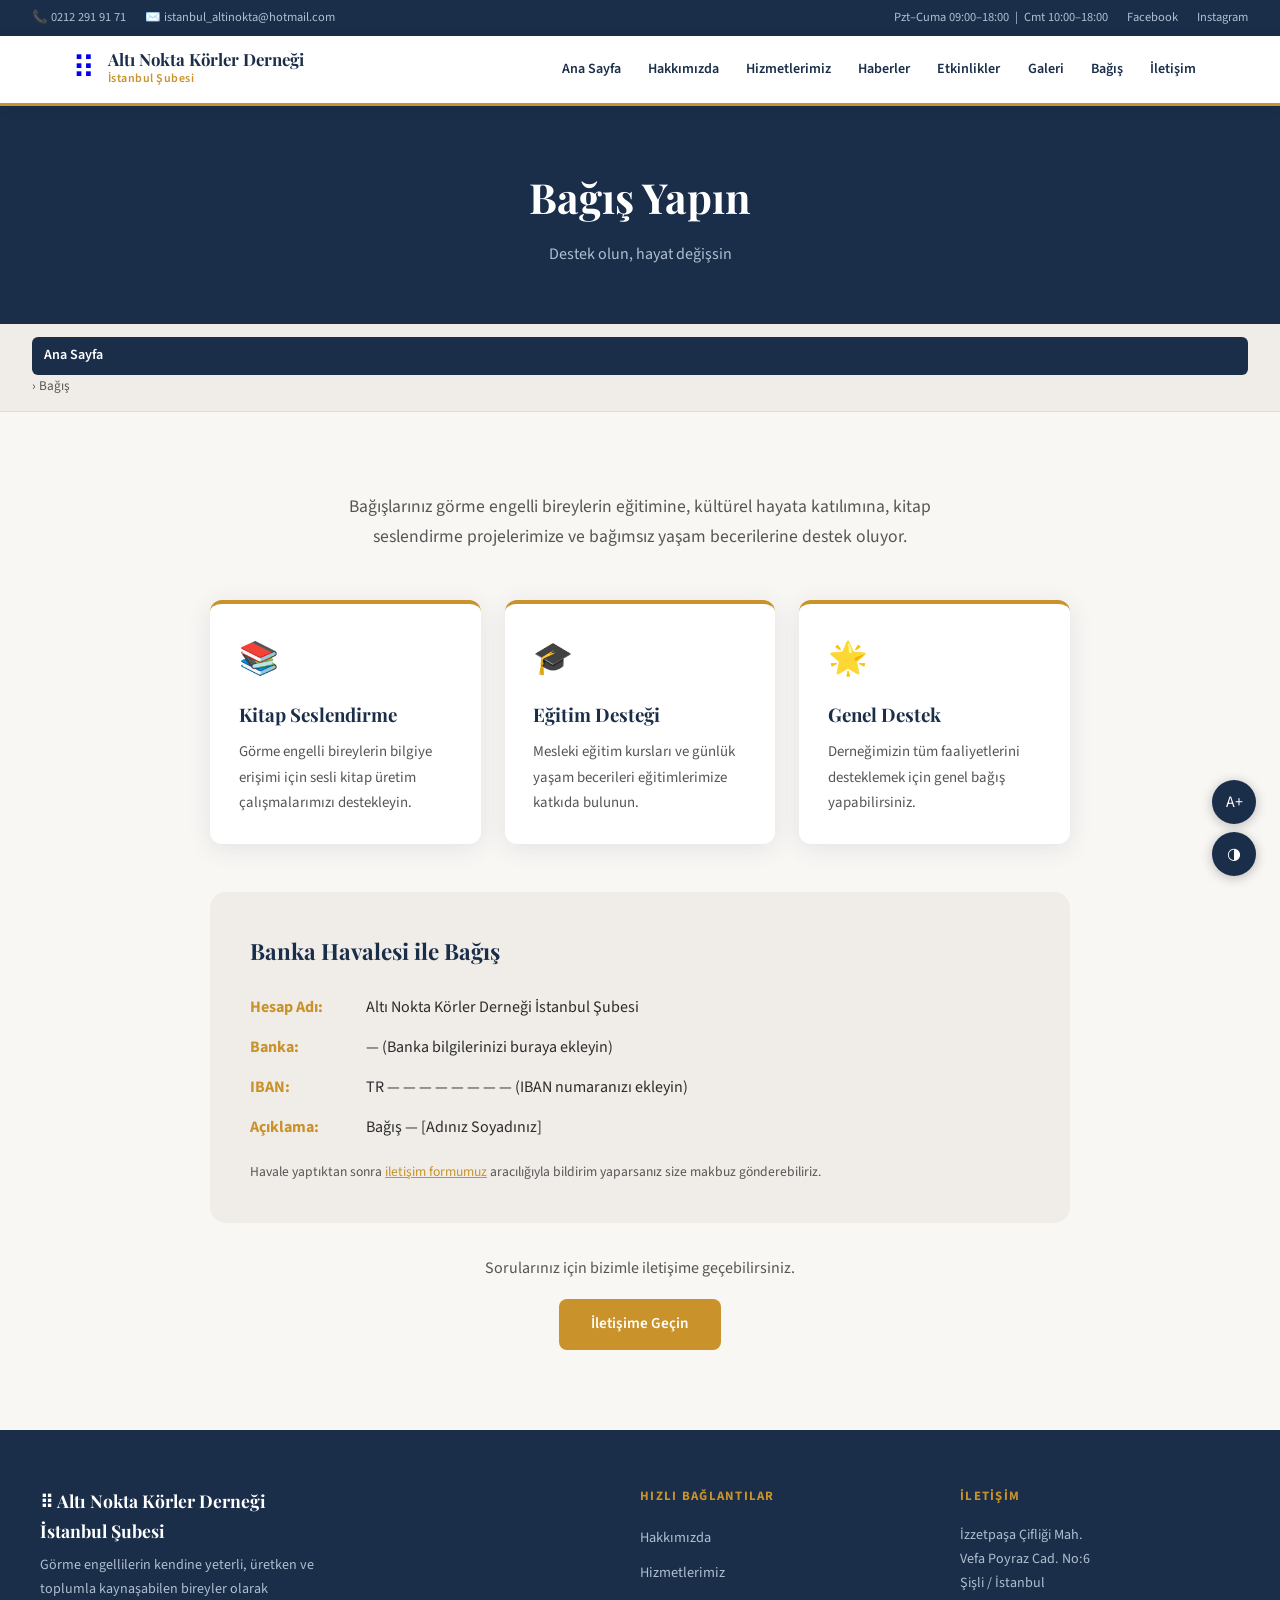
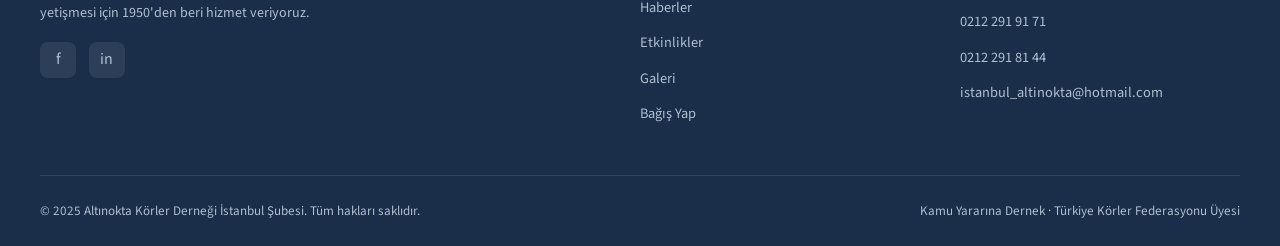
<file: bagis/index.html>
<!DOCTYPE html>
<html lang="tr">
<head>
  <meta charset="UTF-8">
  <meta name="viewport" content="width=device-width, initial-scale=1.0">
  <title>Bağış Yapın — Altı Nokta Körler Derneği İstanbul Şubesi</title>
  <link rel="stylesheet" href="/css/style.css">
</head>
<body>
  <div id="site-header"></div>

  <div class="sayfa-baslik">
    <h1>Bağış Yapın</h1>
    <p>Destek olun, hayat değişsin</p>
  </div>
  <nav class="breadcrumb" aria-label="Konum">
    <a href="/index.html">Ana Sayfa</a> <span> › Bağış</span>
  </nav>

  <section class="bolum">
    <div class="bolum-ic" style="max-width:860px">

      <div style="text-align:center;margin-bottom:3rem">
        <p style="font-size:1.1rem;color:var(--metin-ac);max-width:600px;margin:0 auto">Bağışlarınız görme engelli bireylerin eğitimine, kültürel hayata katılımına, kitap seslendirme projelerimize ve bağımsız yaşam becerilerine destek oluyor.</p>
      </div>

      <div style="display:grid;grid-template-columns:repeat(auto-fit,minmax(260px,1fr));gap:1.5rem;margin-bottom:3rem">
        <div style="background:#fff;border-radius:12px;padding:1.8rem;box-shadow:var(--kart-golge);border-top:4px solid var(--altin)">
          <div style="font-size:2rem;margin-bottom:0.8rem">📚</div>
          <h3 style="font-family:var(--font-baslik);color:var(--lacivert);margin-bottom:0.5rem">Kitap Seslendirme</h3>
          <p style="color:var(--metin-ac);font-size:0.93rem">Görme engelli bireylerin bilgiye erişimi için sesli kitap üretim çalışmalarımızı destekleyin.</p>
        </div>
        <div style="background:#fff;border-radius:12px;padding:1.8rem;box-shadow:var(--kart-golge);border-top:4px solid var(--altin)">
          <div style="font-size:2rem;margin-bottom:0.8rem">🎓</div>
          <h3 style="font-family:var(--font-baslik);color:var(--lacivert);margin-bottom:0.5rem">Eğitim Desteği</h3>
          <p style="color:var(--metin-ac);font-size:0.93rem">Mesleki eğitim kursları ve günlük yaşam becerileri eğitimlerimize katkıda bulunun.</p>
        </div>
        <div style="background:#fff;border-radius:12px;padding:1.8rem;box-shadow:var(--kart-golge);border-top:4px solid var(--altin)">
          <div style="font-size:2rem;margin-bottom:0.8rem">🌟</div>
          <h3 style="font-family:var(--font-baslik);color:var(--lacivert);margin-bottom:0.5rem">Genel Destek</h3>
          <p style="color:var(--metin-ac);font-size:0.93rem">Derneğimizin tüm faaliyetlerini desteklemek için genel bağış yapabilirsiniz.</p>
        </div>
      </div>

      <div style="background:var(--acik-gri);border-radius:16px;padding:2.5rem;margin-bottom:2rem">
        <h2 style="font-family:var(--font-baslik);color:var(--lacivert);font-size:1.4rem;margin-bottom:1.5rem">Banka Havalesi ile Bağış</h2>
        <div style="display:grid;gap:0.8rem">
          <div style="display:flex;gap:1rem;align-items:flex-start">
            <span style="color:var(--altin);font-weight:700;min-width:100px">Hesap Adı:</span>
            <span>Altı Nokta Körler Derneği İstanbul Şubesi</span>
          </div>
          <div style="display:flex;gap:1rem;align-items:flex-start">
            <span style="color:var(--altin);font-weight:700;min-width:100px">Banka:</span>
            <span>— (Banka bilgilerinizi buraya ekleyin)</span>
          </div>
          <div style="display:flex;gap:1rem;align-items:flex-start">
            <span style="color:var(--altin);font-weight:700;min-width:100px">IBAN:</span>
            <span>TR — — — — — — — — (IBAN numaranızı ekleyin)</span>
          </div>
          <div style="display:flex;gap:1rem;align-items:flex-start">
            <span style="color:var(--altin);font-weight:700;min-width:100px">Açıklama:</span>
            <span>Bağış — [Adınız Soyadınız]</span>
          </div>
        </div>
        <p style="margin-top:1.2rem;font-size:0.85rem;color:var(--metin-ac)">Havale yaptıktan sonra <a href="/iletisim/index.html" style="color:var(--altin)">iletişim formumuz</a> aracılığıyla bildirim yaparsanız size makbuz gönderebiliriz.</p>
      </div>

      <div style="text-align:center">
        <p style="color:var(--metin-ac);margin-bottom:1rem">Sorularınız için bizimle iletişime geçebilirsiniz.</p>
        <a class="btn btn-altin" href="/iletisim/index.html">İletişime Geçin</a>
      </div>
    </div>
  </section>

  <div id="site-footer"></div>
  <script src="/js/header.js"></script>
  <script src="/js/main.js"></script>
</body>
</html>
</file>
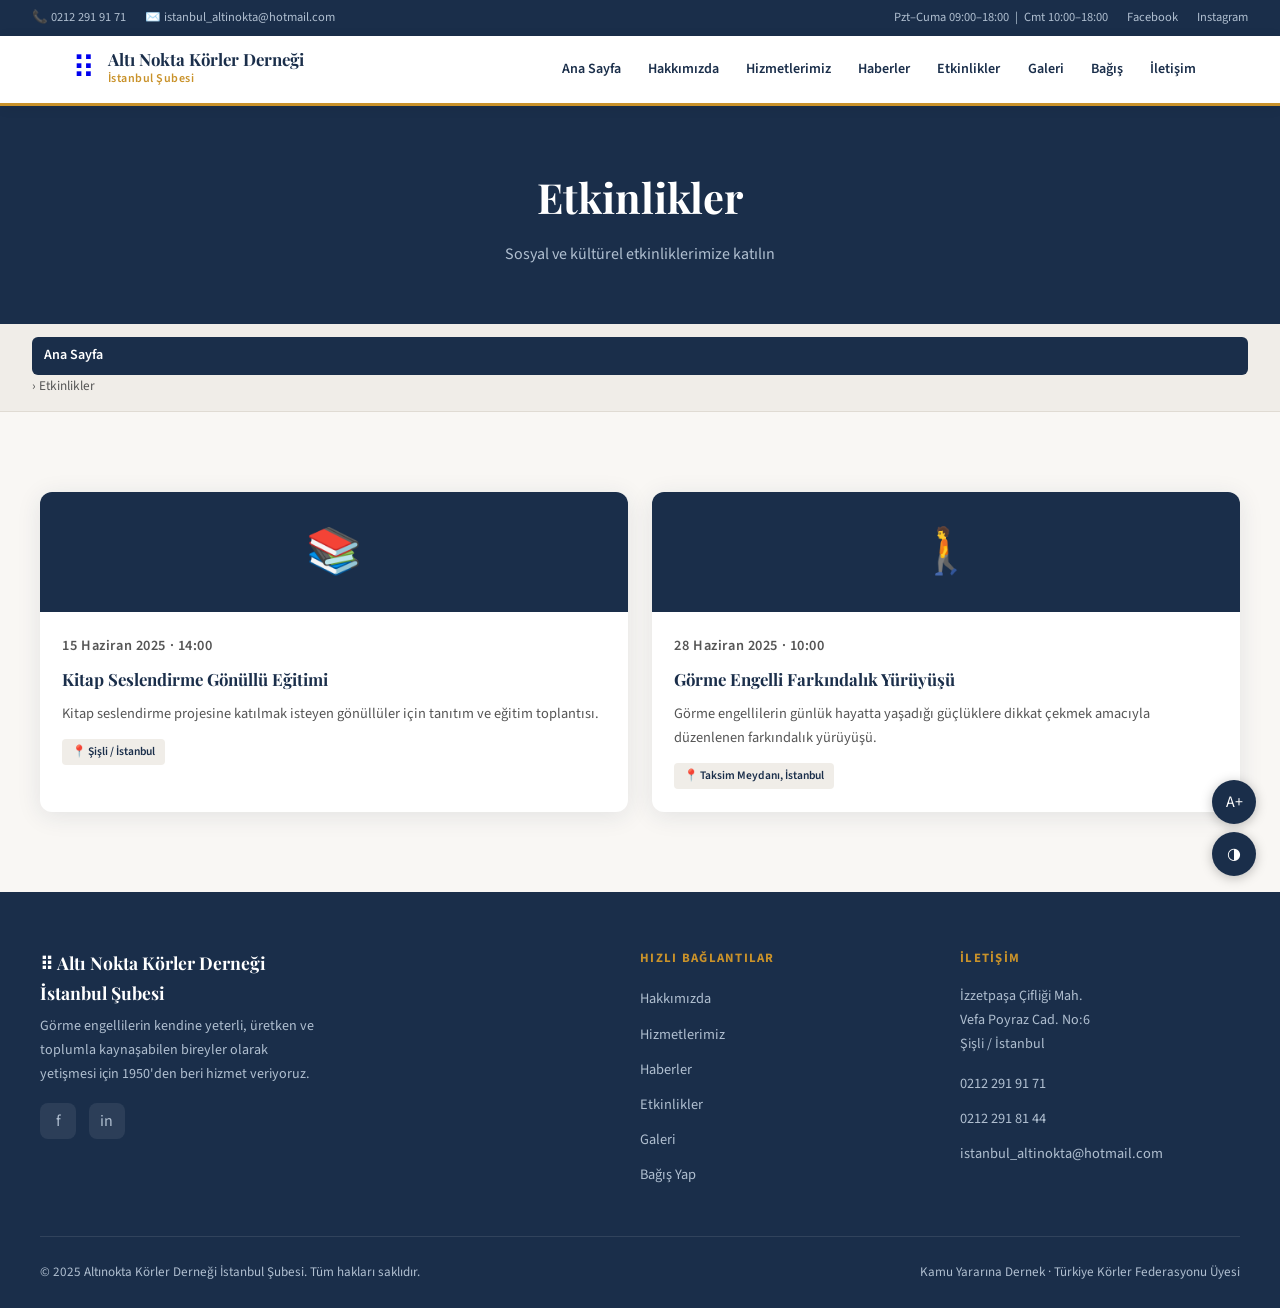
<file: etkinlikler/index.html>
<!DOCTYPE html>
<html lang="tr">
<head>
  <meta charset="UTF-8">
  <meta name="viewport" content="width=device-width, initial-scale=1.0">
  <title>Etkinlikler — Altı Nokta Körler Derneği İstanbul Şubesi</title>
  <link rel="stylesheet" href="/css/style.css">
</head>
<body>
  <div id="site-header"></div>

  <div class="sayfa-baslik">
    <h1>Etkinlikler</h1>
    <p>Sosyal ve kültürel etkinliklerimize katılın</p>
  </div>
  <nav class="breadcrumb" aria-label="Konum">
    <a href="/index.html">Ana Sayfa</a> <span> › Etkinlikler</span>
  </nav>

  <section class="bolum">
    <div class="bolum-ic">
      <div class="kart-grid" id="etkinlikler-liste">
        <div style="text-align:center;grid-column:1/-1;color:var(--metin-ac);padding:2rem">Etkinlikler yükleniyor...</div>
      </div>
    </div>
  </section>

  <div id="site-footer"></div>
  <script src="/js/header.js"></script>
  <script>
    async function etkinliklerYukle() {
      const konteyner = document.getElementById('etkinlikler-liste');
      try {
        const res = await fetch('/etkinlikler/etkinlikler.json');
        const data = await res.json();
        if (!data.items || data.items.length === 0) {
          konteyner.innerHTML = '<p style="text-align:center;color:var(--metin-ac);grid-column:1/-1">Henüz etkinlik eklenmemiş.</p>';
          return;
        }
        konteyner.innerHTML = data.items.map(e => `
          <div class="kart">
            <div class="kart-gorsel" style="background:var(--lacivert);height:120px;font-size:2.8rem;display:flex;align-items:center;justify-content:center">${e.ikon || '📅'}</div>
            <div class="kart-icerik">
              <p class="kart-tarih">${e.tarih} · ${e.saat}</p>
              <h3>${e.baslik}</h3>
              <p>${e.ozet}</p>
              <span class="kart-etiket">📍 ${e.konum}</span>
            </div>
          </div>
        `).join('');
      } catch {
        konteyner.innerHTML = '<p style="text-align:center;color:var(--metin-ac);grid-column:1/-1">İçerik yüklenemedi.</p>';
      }
    }
    etkinliklerYukle();
  </script>
  <script src="/js/main.js"></script>
</body>
</html>
</file>
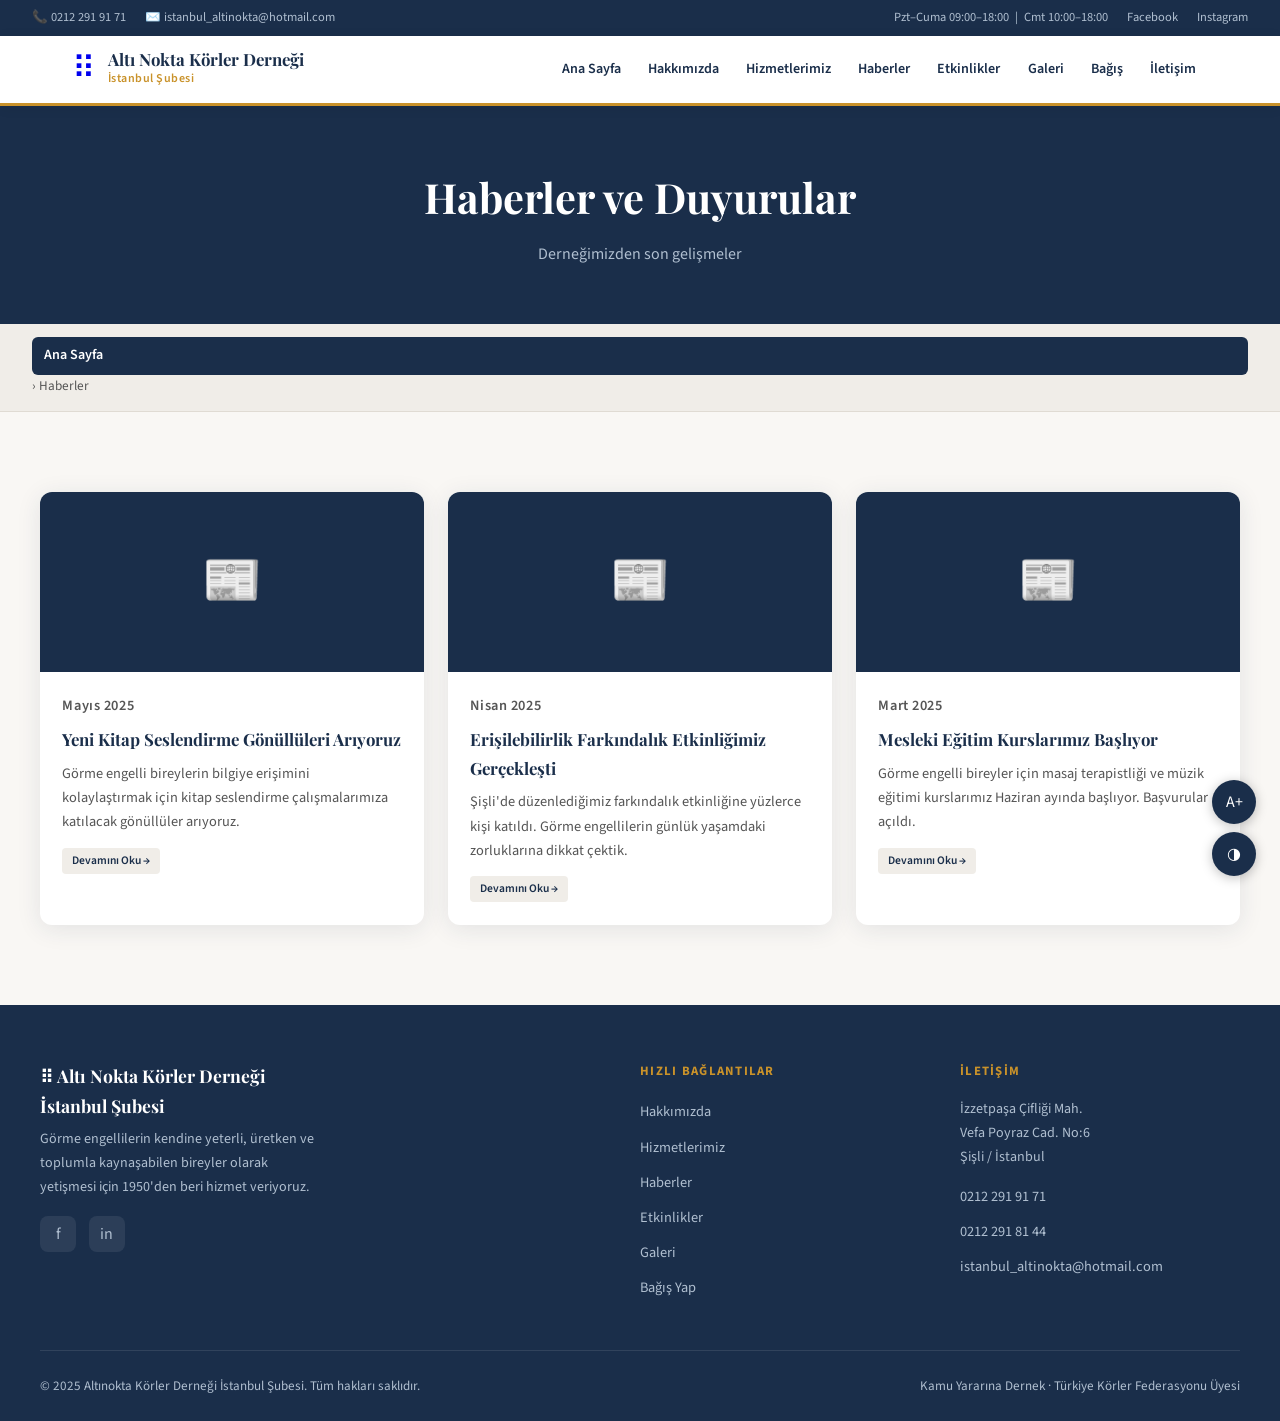
<file: haberler/index.html>
<!DOCTYPE html>
<html lang="tr">
<head>
  <meta charset="UTF-8">
  <meta name="viewport" content="width=device-width, initial-scale=1.0">
  <title>Haberler — Altı Nokta Körler Derneği İstanbul Şubesi</title>
  <link rel="stylesheet" href="/css/style.css">
</head>
<body>
  <div id="site-header"></div>

  <div class="sayfa-baslik">
    <h1>Haberler ve Duyurular</h1>
    <p>Derneğimizden son gelişmeler</p>
  </div>
  <nav class="breadcrumb" aria-label="Konum">
    <a href="/index.html">Ana Sayfa</a> <span> › Haberler</span>
  </nav>

  <section class="bolum">
    <div class="bolum-ic">
      <div class="kart-grid" id="haberler-liste">
        <div style="text-align:center;grid-column:1/-1;color:var(--metin-ac);padding:2rem">Haberler yükleniyor...</div>
      </div>
    </div>
  </section>

  <div id="site-footer"></div>
  <script src="/js/header.js"></script>
  <script>
    async function haberlerYukle() {
      const konteyner = document.getElementById('haberler-liste');
      try {
        const res = await fetch('/haberler/haberler.json');
        const data = await res.json();
        if (!data.items || data.items.length === 0) {
          konteyner.innerHTML = '<p style="text-align:center;color:var(--metin-ac);grid-column:1/-1">Henüz haber eklenmemiş.</p>';
          return;
        }
        konteyner.innerHTML = data.items.map(h => `
          <a class="kart" href="/haberler/${h.slug}.html">
            <div class="kart-gorsel">${h.gorsel ? `<img src="${h.gorsel}" alt="${h.baslik}" loading="lazy">` : '📰'}</div>
            <div class="kart-icerik">
              <p class="kart-tarih">${h.tarih}</p>
              <h3>${h.baslik}</h3>
              <p>${h.ozet}</p>
              <span class="kart-etiket">Devamını Oku →</span>
            </div>
          </a>
        `).join('');
      } catch {
        konteyner.innerHTML = '<p style="text-align:center;color:var(--metin-ac);grid-column:1/-1">İçerik yüklenemedi.</p>';
      }
    }
    haberlerYukle();
  </script>
  <script src="/js/main.js"></script>
</body>
</html>
</file>
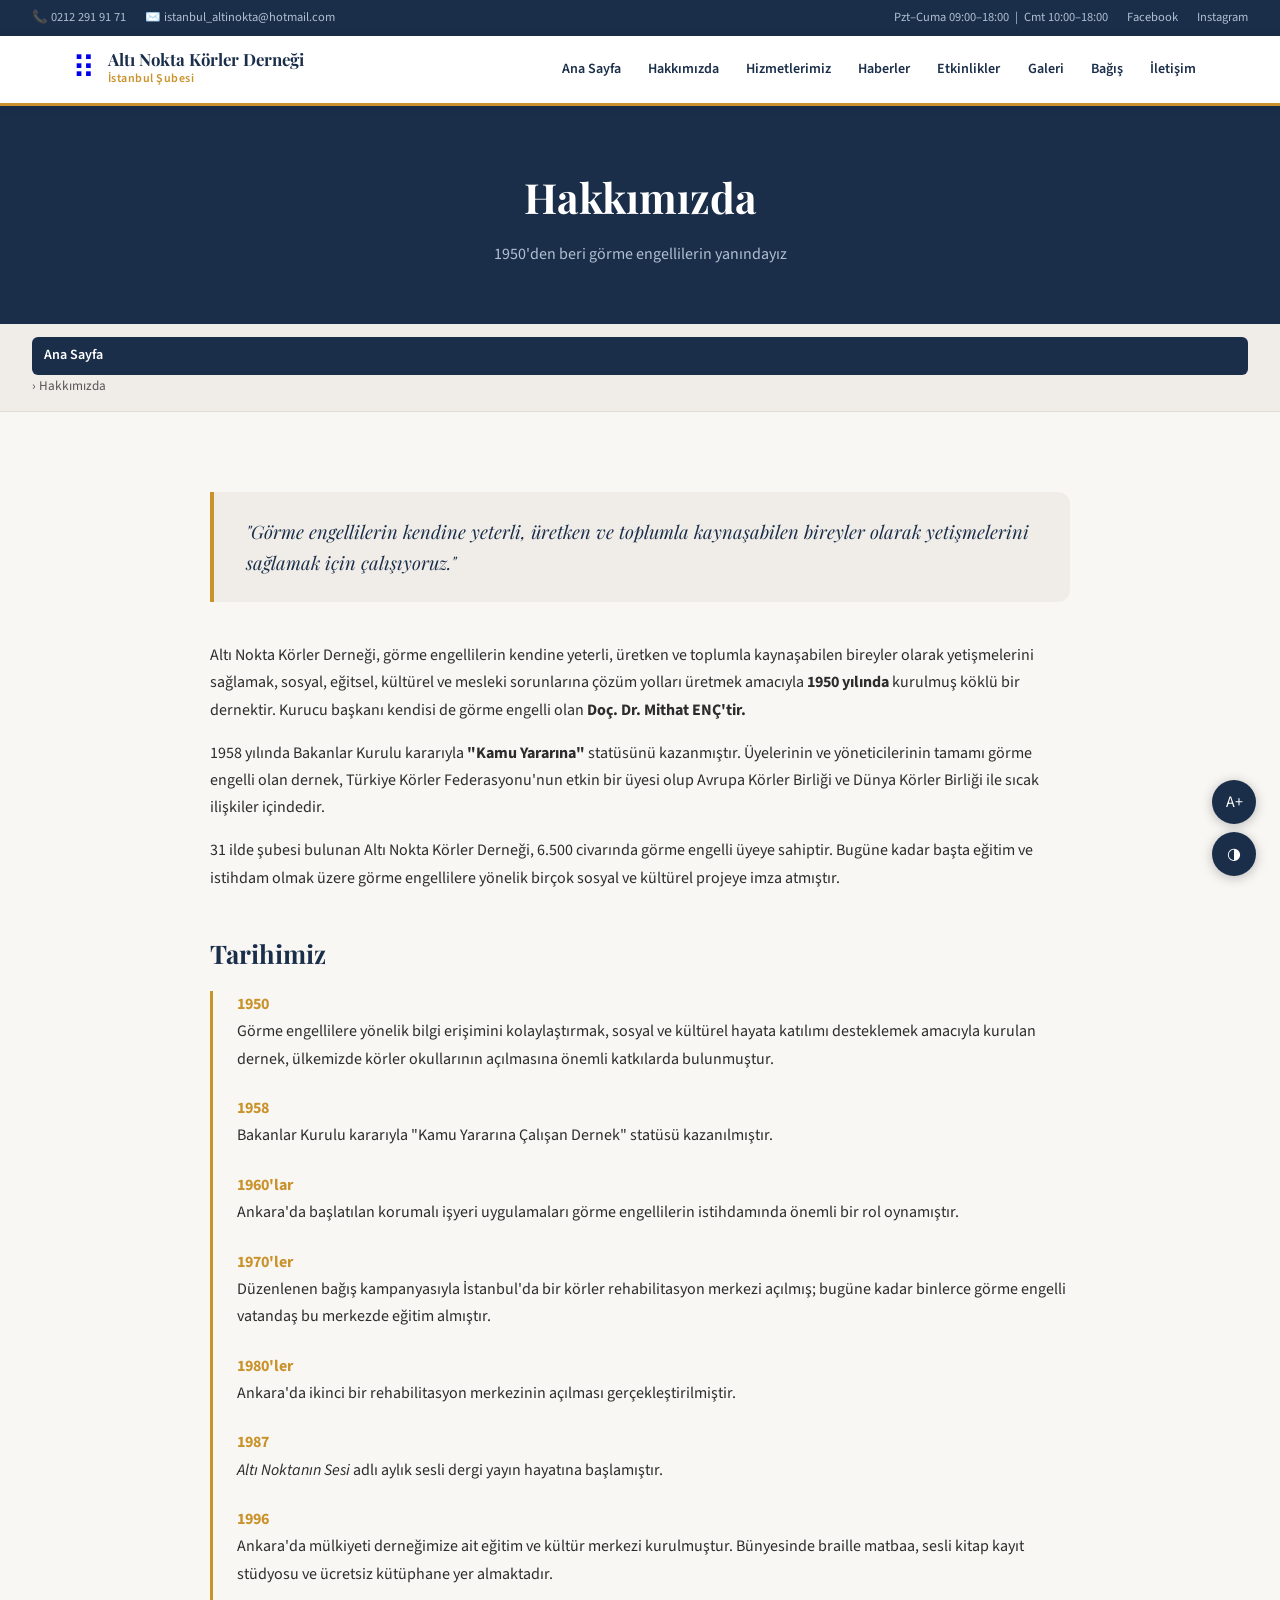
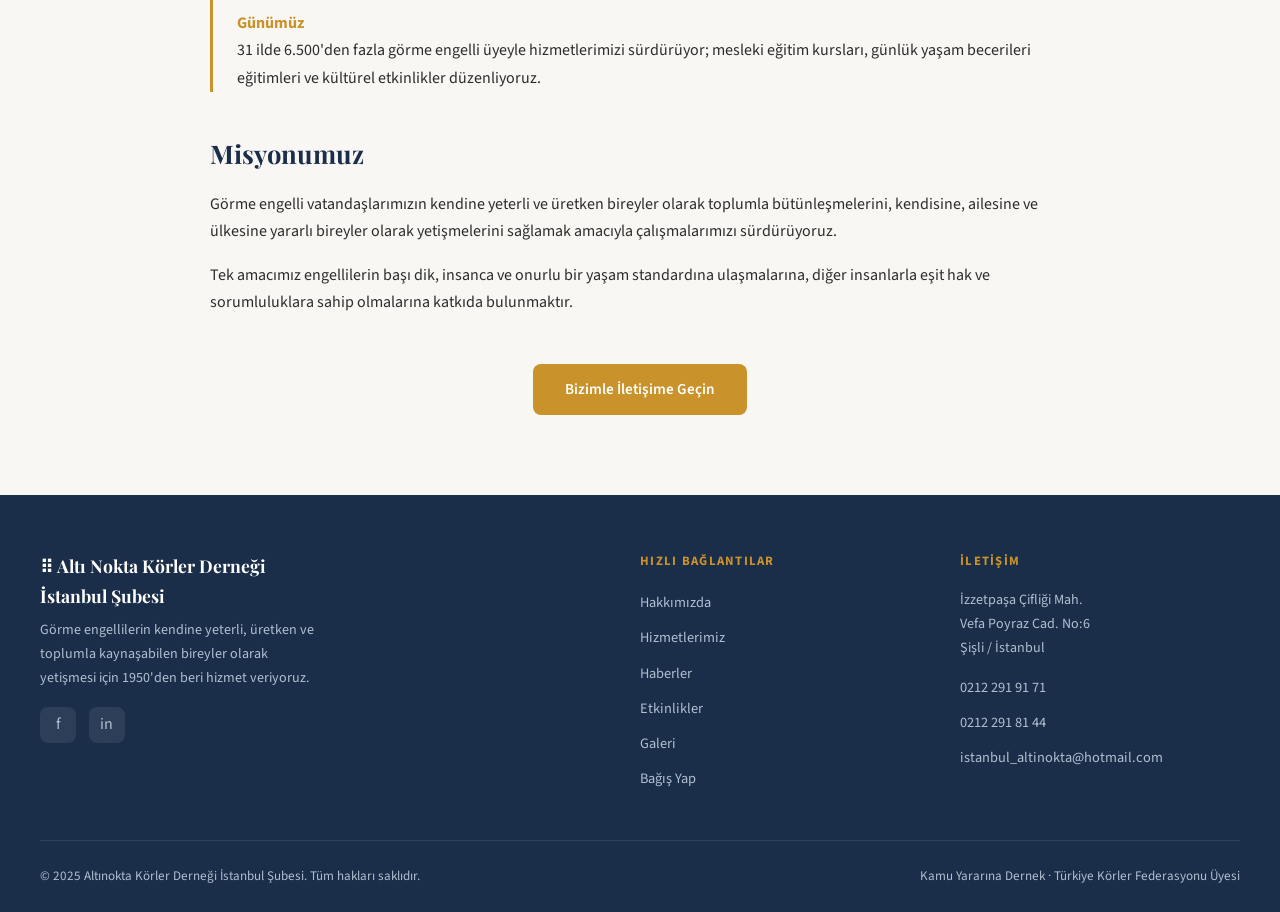
<file: hakkinda/index.html>
<!DOCTYPE html>
<html lang="tr">
<head>
  <meta charset="UTF-8">
  <meta name="viewport" content="width=device-width, initial-scale=1.0">
  <title>Hakkımızda — Altı Nokta Körler Derneği İstanbul Şubesi</title>
  <meta name="description" content="1950 yılında kurulan Altı Nokta Körler Derneği'nin tarihi, misyonu ve değerleri hakkında bilgi edinin.">
  <link rel="stylesheet" href="/css/style.css">
</head>
<body>
  <div id="site-header"></div>

  <div class="sayfa-baslik">
    <h1>Hakkımızda</h1>
    <p>1950'den beri görme engellilerin yanındayız</p>
  </div>
  <nav class="breadcrumb" aria-label="Konum">
    <a href="/index.html">Ana Sayfa</a> <span> › Hakkımızda</span>
  </nav>

  <section class="bolum">
    <div class="bolum-ic" style="max-width:860px">

      <div style="background:var(--acik-gri);border-left:4px solid var(--altin);padding:1.5rem 2rem;border-radius:0 12px 12px 0;margin-bottom:2.5rem">
        <p style="font-family:var(--font-baslik);font-size:1.15rem;color:var(--lacivert);font-style:italic">"Görme engellilerin kendine yeterli, üretken ve toplumla kaynaşabilen bireyler olarak yetişmelerini sağlamak için çalışıyoruz."</p>
      </div>

      <p>Altı Nokta Körler Derneği, görme engellilerin kendine yeterli, üretken ve toplumla kaynaşabilen bireyler olarak yetişmelerini sağlamak, sosyal, eğitsel, kültürel ve mesleki sorunlarına çözüm yolları üretmek amacıyla <strong>1950 yılında</strong> kurulmuş köklü bir dernektir. Kurucu başkanı kendisi de görme engelli olan <strong>Doç. Dr. Mithat ENÇ'tir.</strong></p>

      <p style="margin-top:1rem">1958 yılında Bakanlar Kurulu kararıyla <strong>"Kamu Yararına"</strong> statüsünü kazanmıştır. Üyelerinin ve yöneticilerinin tamamı görme engelli olan dernek, Türkiye Körler Federasyonu'nun etkin bir üyesi olup Avrupa Körler Birliği ve Dünya Körler Birliği ile sıcak ilişkiler içindedir.</p>

      <p style="margin-top:1rem">31 ilde şubesi bulunan Altı Nokta Körler Derneği, 6.500 civarında görme engelli üyeye sahiptir. Bugüne kadar başta eğitim ve istihdam olmak üzere görme engellilere yönelik birçok sosyal ve kültürel projeye imza atmıştır.</p>

      <h2 style="font-family:var(--font-baslik);color:var(--lacivert);font-size:1.6rem;margin-top:2.5rem;margin-bottom:1rem">Tarihimiz</h2>

      <div style="border-left:3px solid var(--altin);padding-left:1.5rem;display:flex;flex-direction:column;gap:1.4rem">
        <div>
          <strong style="color:var(--altin)">1950</strong>
          <p>Görme engellilere yönelik bilgi erişimini kolaylaştırmak, sosyal ve kültürel hayata katılımı desteklemek amacıyla kurulan dernek, ülkemizde körler okullarının açılmasına önemli katkılarda bulunmuştur.</p>
        </div>
        <div>
          <strong style="color:var(--altin)">1958</strong>
          <p>Bakanlar Kurulu kararıyla "Kamu Yararına Çalışan Dernek" statüsü kazanılmıştır.</p>
        </div>
        <div>
          <strong style="color:var(--altin)">1960'lar</strong>
          <p>Ankara'da başlatılan korumalı işyeri uygulamaları görme engellilerin istihdamında önemli bir rol oynamıştır.</p>
        </div>
        <div>
          <strong style="color:var(--altin)">1970'ler</strong>
          <p>Düzenlenen bağış kampanyasıyla İstanbul'da bir körler rehabilitasyon merkezi açılmış; bugüne kadar binlerce görme engelli vatandaş bu merkezde eğitim almıştır.</p>
        </div>
        <div>
          <strong style="color:var(--altin)">1980'ler</strong>
          <p>Ankara'da ikinci bir rehabilitasyon merkezinin açılması gerçekleştirilmiştir.</p>
        </div>
        <div>
          <strong style="color:var(--altin)">1987</strong>
          <p><em>Altı Noktanın Sesi</em> adlı aylık sesli dergi yayın hayatına başlamıştır.</p>
        </div>
        <div>
          <strong style="color:var(--altin)">1996</strong>
          <p>Ankara'da mülkiyeti derneğimize ait eğitim ve kültür merkezi kurulmuştur. Bünyesinde braille matbaa, sesli kitap kayıt stüdyosu ve ücretsiz kütüphane yer almaktadır.</p>
        </div>
        <div>
          <strong style="color:var(--altin)">Günümüz</strong>
          <p>31 ilde 6.500'den fazla görme engelli üyeyle hizmetlerimizi sürdürüyor; mesleki eğitim kursları, günlük yaşam becerileri eğitimleri ve kültürel etkinlikler düzenliyoruz.</p>
        </div>
      </div>

      <h2 style="font-family:var(--font-baslik);color:var(--lacivert);font-size:1.6rem;margin-top:2.5rem;margin-bottom:1rem">Misyonumuz</h2>
      <p>Görme engelli vatandaşlarımızın kendine yeterli ve üretken bireyler olarak toplumla bütünleşmelerini, kendisine, ailesine ve ülkesine yararlı bireyler olarak yetişmelerini sağlamak amacıyla çalışmalarımızı sürdürüyoruz.</p>
      <p style="margin-top:1rem">Tek amacımız engellilerin başı dik, insanca ve onurlu bir yaşam standardına ulaşmalarına, diğer insanlarla eşit hak ve sorumluluklara sahip olmalarına katkıda bulunmaktır.</p>

      <div style="text-align:center;margin-top:3rem">
        <a class="btn btn-altin" href="/iletisim/index.html">Bizimle İletişime Geçin</a>
      </div>
    </div>
  </section>

  <div id="site-footer"></div>
  <script src="/js/header.js"></script>
  <script src="/js/main.js"></script>
</body>
</html>
</file>
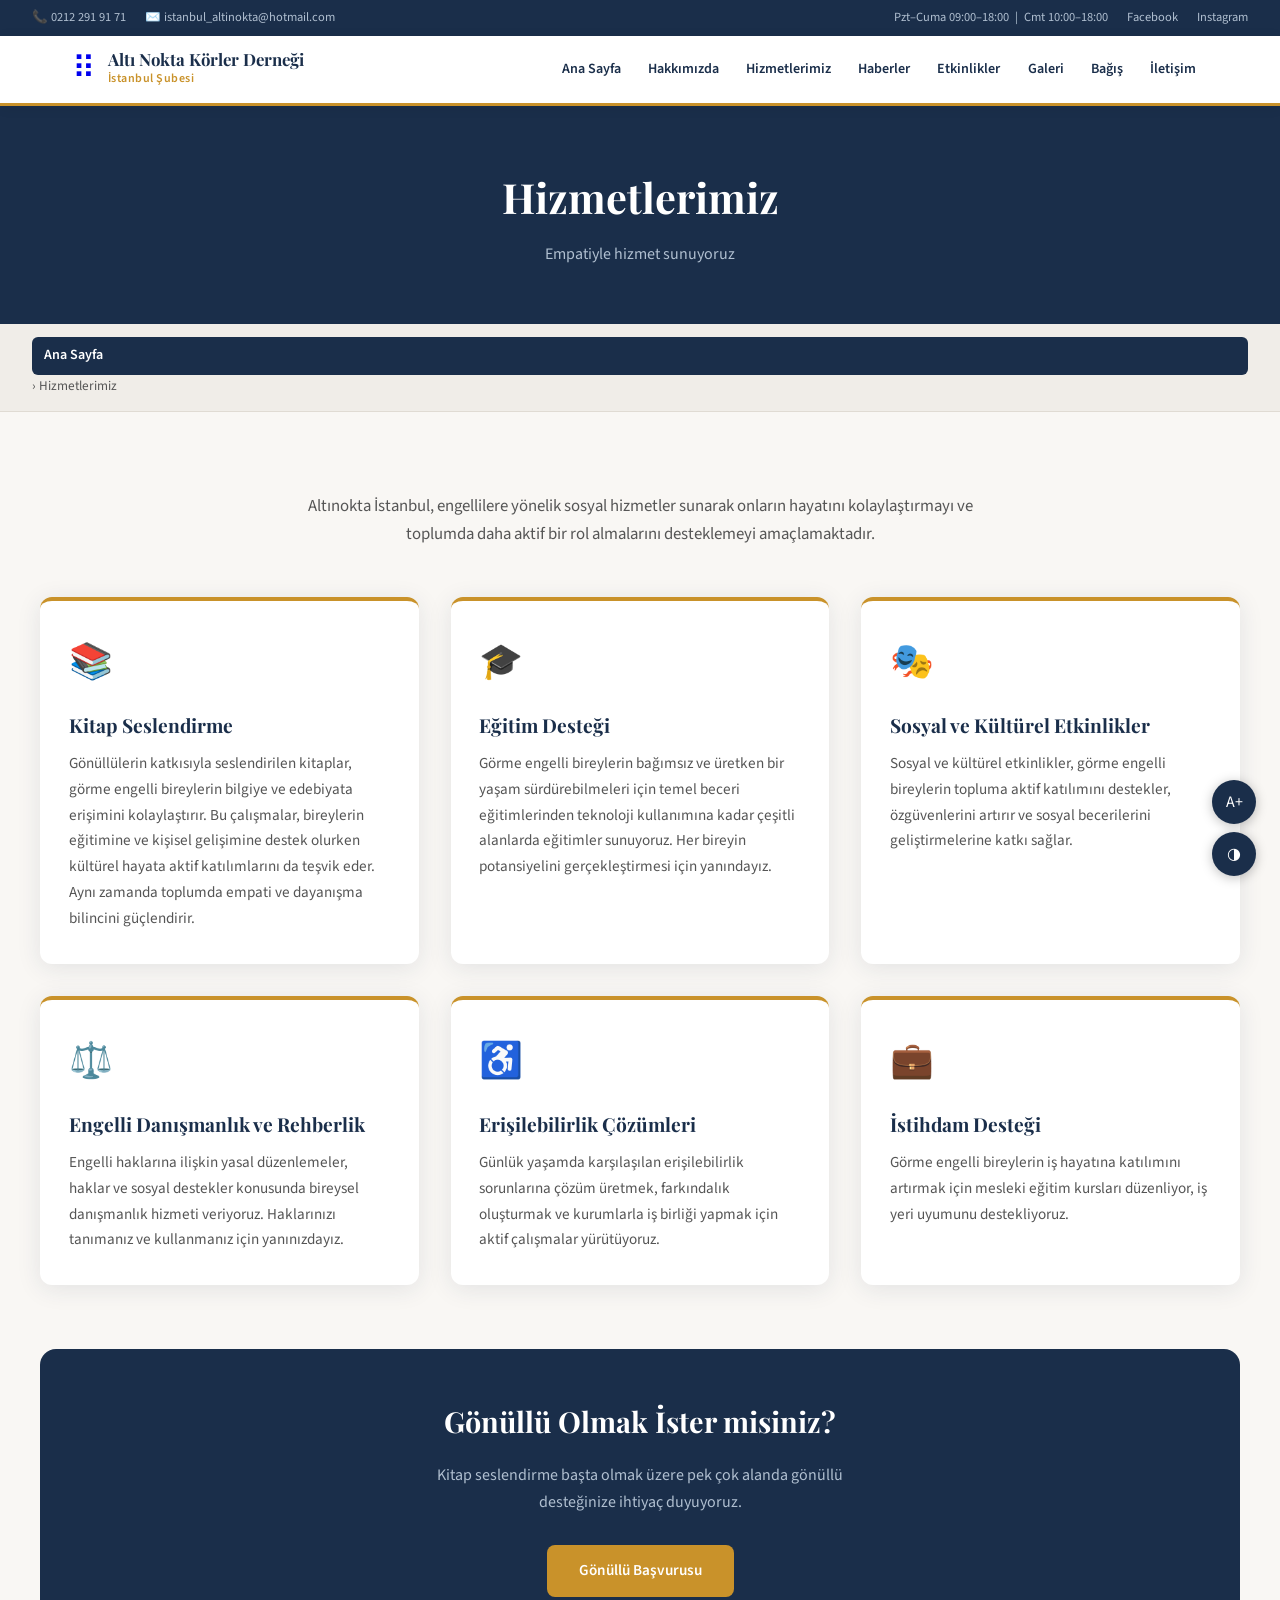
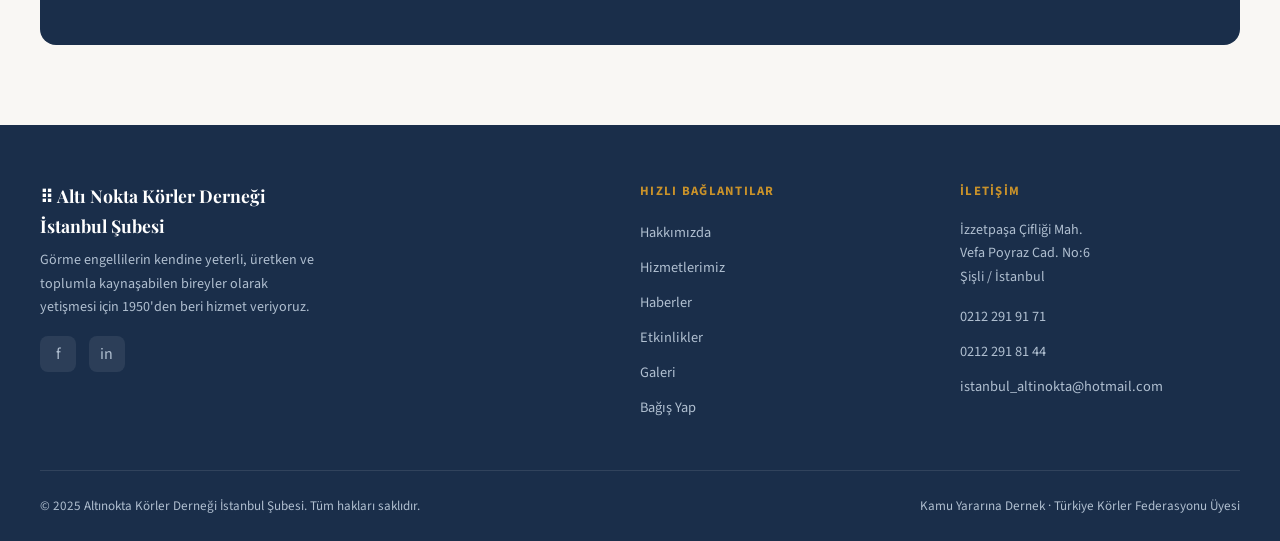
<file: hizmetlerimiz/index.html>
<!DOCTYPE html>
<html lang="tr">
<head>
  <meta charset="UTF-8">
  <meta name="viewport" content="width=device-width, initial-scale=1.0">
  <title>Hizmetlerimiz — Altı Nokta Körler Derneği İstanbul Şubesi</title>
  <meta name="description" content="Kitap seslendirme, eğitim desteği, danışmanlık ve sosyal etkinlikler. Görme engellilere yönelik kapsamlı hizmetlerimiz.">
  <link rel="stylesheet" href="/css/style.css">
</head>
<body>
  <div id="site-header"></div>

  <div class="sayfa-baslik">
    <h1>Hizmetlerimiz</h1>
    <p>Empatiyle hizmet sunuyoruz</p>
  </div>
  <nav class="breadcrumb" aria-label="Konum">
    <a href="/index.html">Ana Sayfa</a> <span> › Hizmetlerimiz</span>
  </nav>

  <section class="bolum">
    <div class="bolum-ic">
      <p style="text-align:center;max-width:700px;margin:0 auto 3rem;color:var(--metin-ac);font-size:1.05rem">Altınokta İstanbul, engellilere yönelik sosyal hizmetler sunarak onların hayatını kolaylaştırmayı ve toplumda daha aktif bir rol almalarını desteklemeyi amaçlamaktadır.</p>

      <div style="display:grid;grid-template-columns:repeat(auto-fit,minmax(300px,1fr));gap:2rem">

        <div class="hizmet-kart">
          <div class="hizmet-ikon">📚</div>
          <h3>Kitap Seslendirme</h3>
          <p>Gönüllülerin katkısıyla seslendirilen kitaplar, görme engelli bireylerin bilgiye ve edebiyata erişimini kolaylaştırır. Bu çalışmalar, bireylerin eğitimine ve kişisel gelişimine destek olurken kültürel hayata aktif katılımlarını da teşvik eder. Aynı zamanda toplumda empati ve dayanışma bilincini güçlendirir.</p>
        </div>

        <div class="hizmet-kart">
          <div class="hizmet-ikon">🎓</div>
          <h3>Eğitim Desteği</h3>
          <p>Görme engelli bireylerin bağımsız ve üretken bir yaşam sürdürebilmeleri için temel beceri eğitimlerinden teknoloji kullanımına kadar çeşitli alanlarda eğitimler sunuyoruz. Her bireyin potansiyelini gerçekleştirmesi için yanındayız.</p>
        </div>

        <div class="hizmet-kart">
          <div class="hizmet-ikon">🎭</div>
          <h3>Sosyal ve Kültürel Etkinlikler</h3>
          <p>Sosyal ve kültürel etkinlikler, görme engelli bireylerin topluma aktif katılımını destekler, özgüvenlerini artırır ve sosyal becerilerini geliştirmelerine katkı sağlar.</p>
        </div>

        <div class="hizmet-kart">
          <div class="hizmet-ikon">⚖️</div>
          <h3>Engelli Danışmanlık ve Rehberlik</h3>
          <p>Engelli haklarına ilişkin yasal düzenlemeler, haklar ve sosyal destekler konusunda bireysel danışmanlık hizmeti veriyoruz. Haklarınızı tanımanız ve kullanmanız için yanınızdayız.</p>
        </div>

        <div class="hizmet-kart">
          <div class="hizmet-ikon">♿</div>
          <h3>Erişilebilirlik Çözümleri</h3>
          <p>Günlük yaşamda karşılaşılan erişilebilirlik sorunlarına çözüm üretmek, farkındalık oluşturmak ve kurumlarla iş birliği yapmak için aktif çalışmalar yürütüyoruz.</p>
        </div>

        <div class="hizmet-kart">
          <div class="hizmet-ikon">💼</div>
          <h3>İstihdam Desteği</h3>
          <p>Görme engelli bireylerin iş hayatına katılımını artırmak için mesleki eğitim kursları düzenliyor, iş yeri uyumunu destekliyoruz.</p>
        </div>

      </div>

      <div style="background:var(--lacivert);border-radius:16px;padding:3rem;text-align:center;margin-top:4rem;color:#fff">
        <h2 style="font-family:var(--font-baslik);font-size:1.8rem;margin-bottom:1rem">Gönüllü Olmak İster misiniz?</h2>
        <p style="color:#b0bfd0;max-width:480px;margin:0 auto 1.8rem">Kitap seslendirme başta olmak üzere pek çok alanda gönüllü desteğinize ihtiyaç duyuyoruz.</p>
        <a class="btn btn-altin" href="/iletisim/index.html">Gönüllü Başvurusu</a>
      </div>
    </div>
  </section>

  <div id="site-footer"></div>
  <script src="/js/header.js"></script>
  <script src="/js/main.js"></script>
</body>
</html>
</file>
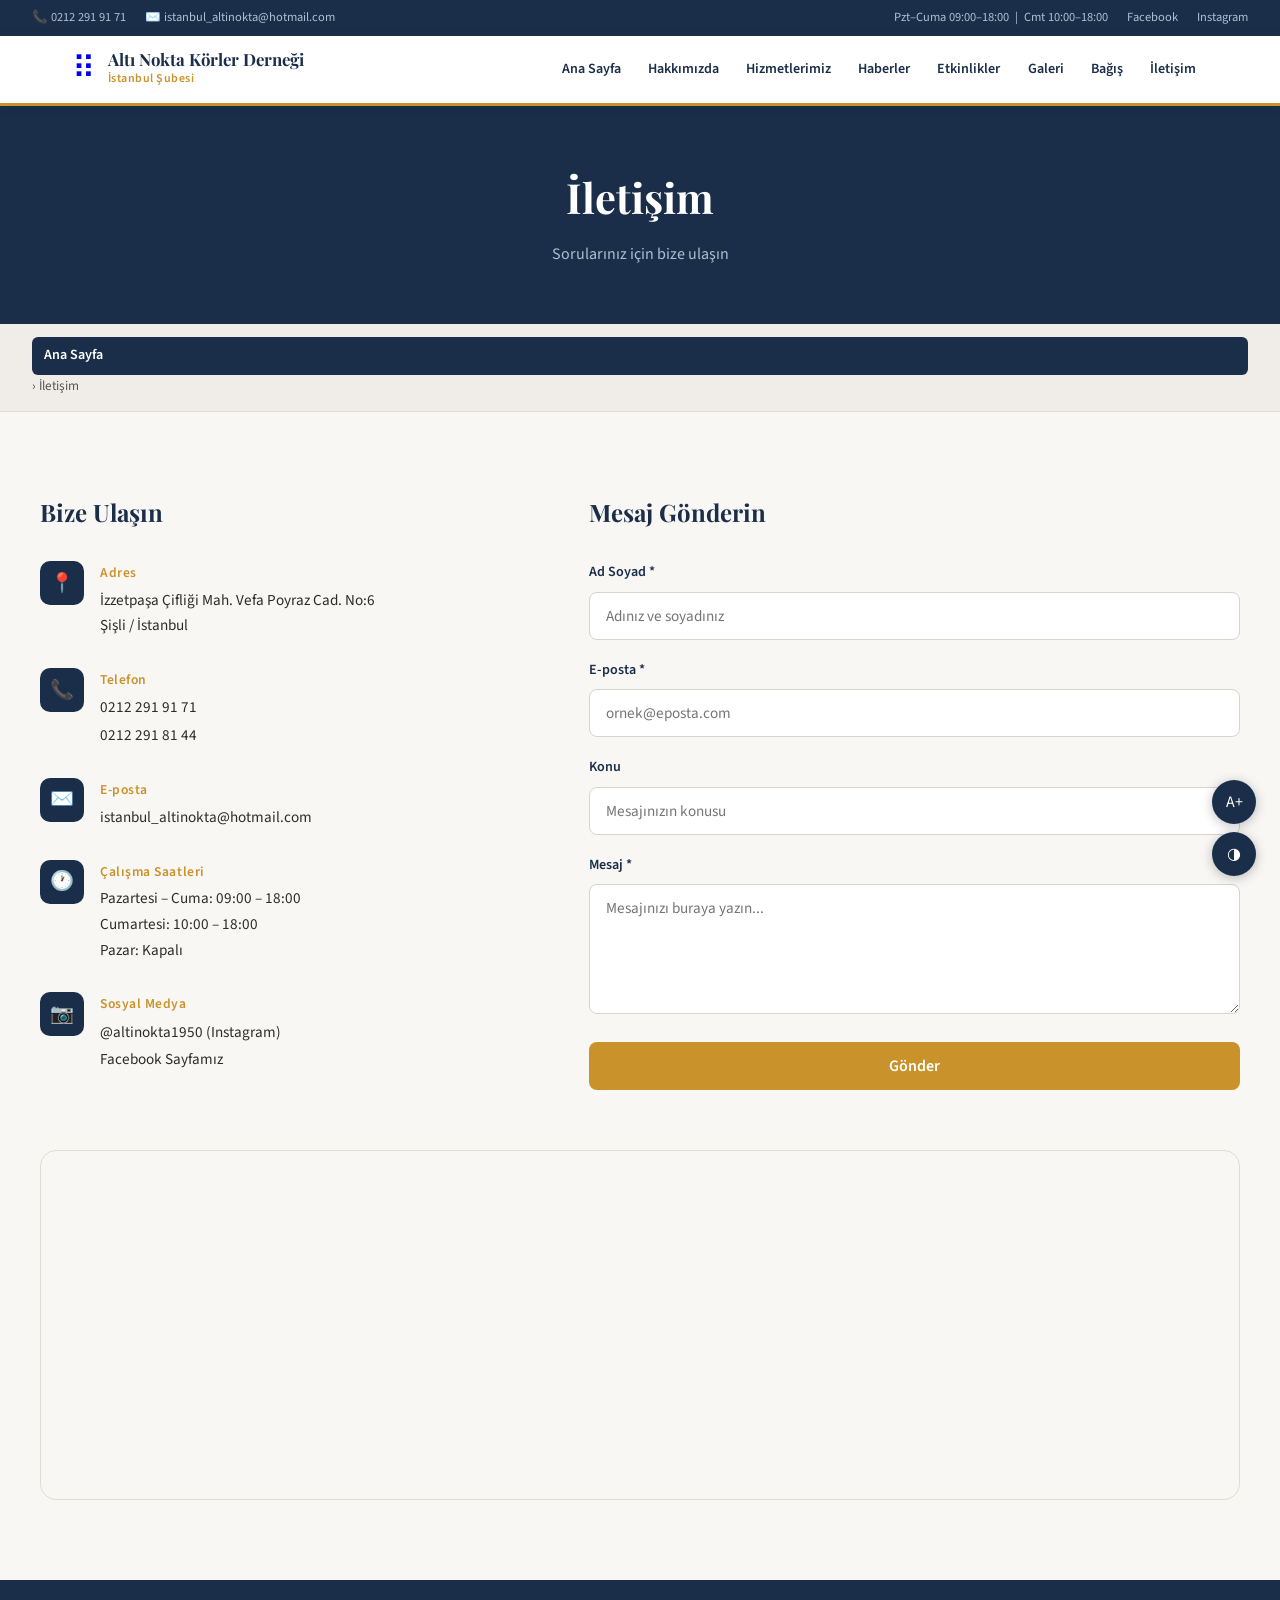
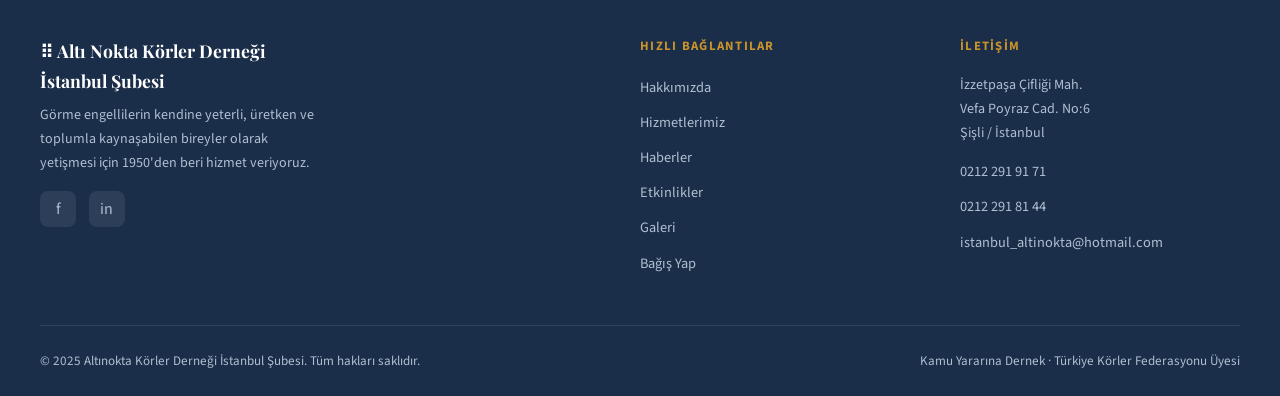
<file: iletisim/index.html>
<!DOCTYPE html>
<html lang="tr">
<head>
  <meta charset="UTF-8">
  <meta name="viewport" content="width=device-width, initial-scale=1.0">
  <title>İletişim — Altı Nokta Körler Derneği İstanbul Şubesi</title>
  <link rel="stylesheet" href="/css/style.css">
</head>
<body>
  <div id="site-header"></div>

  <div class="sayfa-baslik">
    <h1>İletişim</h1>
    <p>Sorularınız için bize ulaşın</p>
  </div>
  <nav class="breadcrumb" aria-label="Konum">
    <a href="/index.html">Ana Sayfa</a> <span> › İletişim</span>
  </nav>

  <section class="bolum">
    <div class="bolum-ic">
      <div class="iletisim-grid">
        <!-- Bilgi -->
        <div>
          <h2 style="font-family:var(--font-baslik);color:var(--lacivert);font-size:1.5rem;margin-bottom:1.8rem">Bize Ulaşın</h2>

          <div class="iletisim-bilgi-item">
            <div class="iletisim-ikon">📍</div>
            <div>
              <h4>Adres</h4>
              <p>İzzetpaşa Çifliği Mah. Vefa Poyraz Cad. No:6<br>Şişli / İstanbul</p>
            </div>
          </div>

          <div class="iletisim-bilgi-item">
            <div class="iletisim-ikon">📞</div>
            <div>
              <h4>Telefon</h4>
              <a href="tel:02122919171">0212 291 91 71</a><br>
              <a href="tel:02122918144">0212 291 81 44</a>
            </div>
          </div>

          <div class="iletisim-bilgi-item">
            <div class="iletisim-ikon">✉️</div>
            <div>
              <h4>E-posta</h4>
              <a href="mailto:istanbul_altinokta@hotmail.com">istanbul_altinokta@hotmail.com</a>
            </div>
          </div>

          <div class="iletisim-bilgi-item">
            <div class="iletisim-ikon">🕐</div>
            <div>
              <h4>Çalışma Saatleri</h4>
              <p>Pazartesi – Cuma: 09:00 – 18:00<br>Cumartesi: 10:00 – 18:00<br>Pazar: Kapalı</p>
            </div>
          </div>

          <div class="iletisim-bilgi-item">
            <div class="iletisim-ikon">📷</div>
            <div>
              <h4>Sosyal Medya</h4>
              <a href="https://www.instagram.com/altinokta1950/" target="_blank" rel="noopener">@altinokta1950 (Instagram)</a><br>
              <a href="https://www.facebook.com/profile.php?id=100012264347269" target="_blank" rel="noopener">Facebook Sayfamız</a>
            </div>
          </div>
        </div>

        <!-- Form -->
        <div>
          <h2 style="font-family:var(--font-baslik);color:var(--lacivert);font-size:1.5rem;margin-bottom:1.8rem">Mesaj Gönderin</h2>
          <!-- Formspree action URL'ini kendi formunuzla değiştirin: https://formspree.io/f/XXXXXXXX -->
          <form id="iletisim-form" action="https://formspree.io/f/FORMSPREEID" method="POST">
            <div class="form-grup">
              <label for="ad">Ad Soyad *</label>
              <input type="text" id="ad" name="ad" required placeholder="Adınız ve soyadınız">
            </div>
            <div class="form-grup">
              <label for="eposta">E-posta *</label>
              <input type="email" id="eposta" name="eposta" required placeholder="ornek@eposta.com">
            </div>
            <div class="form-grup">
              <label for="konu">Konu</label>
              <input type="text" id="konu" name="konu" placeholder="Mesajınızın konusu">
            </div>
            <div class="form-grup">
              <label for="mesaj">Mesaj *</label>
              <textarea id="mesaj" name="mesaj" required placeholder="Mesajınızı buraya yazın..."></textarea>
            </div>
            <button type="submit" class="btn btn-altin" style="width:100%;font-size:1rem">Gönder</button>
          </form>
        </div>
      </div>

      <!-- Harita -->
      <div style="margin-top:3rem;border-radius:16px;overflow:hidden;height:350px;border:1px solid #e0dbd3">
        <iframe
          src="https://www.google.com/maps/embed?pb=!1m18!1m12!1m3!1d3009.!2d28.9852!3d41.0565!2m3!1f0!2f0!3f0!3m2!1i1024!2i768!4f13.1!3m3!1m2!1s0x14cab7a6d4b4f5f5%3A0x0!2zxLB6emV0UGHFn2EsIFZlZmEgUG95cmF6IENkLiA2YSwgMzQzODcgxZ5pxZ9saS_EsHN0YW5idWw!5e0!3m2!1str!2sTR!4v1717000000000"
          width="100%" height="350" style="border:0" allowfullscreen loading="lazy"
          title="Altınokta Körler Derneği İstanbul Şubesi Haritası"
          referrerpolicy="no-referrer-when-downgrade">
        </iframe>
      </div>
    </div>
  </section>

  <div id="site-footer"></div>
  <script src="/js/header.js"></script>
  <script src="/js/main.js"></script>
</body>
</html>
</file>
<file: css/style.css>
/* Altınokta Körler Derneği İstanbul Şubesi */
/* Tema: Güvenilir, kurumsal ama sıcak. Lacivert + Altın + Beyaz */

@import url('https://fonts.googleapis.com/css2?family=Playfair+Display:wght@400;700&family=Source+Sans+3:wght@300;400;600&display=swap');

:root {
  --lacivert: #1a2e4a;
  --lacivert-ac: #243d63;
  --altin: #c9922a;
  --altin-ac: #e0a83a;
  --beyaz: #f9f7f4;
  --acik-gri: #f0ede8;
  --metin: #2c2c2c;
  --metin-ac: #555;
  --kart-golge: 0 4px 24px rgba(26,46,74,0.10);
  --gecis: 0.22s ease;
  --font-baslik: 'Playfair Display', Georgia, serif;
  --font-metin: 'Source Sans 3', 'Segoe UI', sans-serif;
}

*, *::before, *::after { box-sizing: border-box; margin: 0; padding: 0; }

html { scroll-behavior: smooth; font-size: 16px; }

body {
  font-family: var(--font-metin);
  background: var(--beyaz);
  color: var(--metin);
  line-height: 1.7;
}

/* ── TOPBAR ── */
.topbar {
  background: var(--lacivert);
  color: #b0bfd0;
  font-size: 0.78rem;
  padding: 0.45rem 2rem;
  display: flex;
  justify-content: space-between;
  align-items: center;
  gap: 1rem;
  flex-wrap: wrap;
}
.topbar a { color: #b0bfd0; text-decoration: none; }
.topbar a:hover { color: var(--altin-ac); }
.topbar-left, .topbar-right { display: flex; gap: 1.2rem; align-items: center; }

/* ── NAV ── */
header {
  background: #fff;
  border-bottom: 3px solid var(--altin);
  position: sticky; top: 0; z-index: 100;
  box-shadow: 0 2px 12px rgba(0,0,0,0.07);
}
.nav-inner {
  max-width: 1200px;
  margin: 0 auto;
  padding: 0.85rem 2rem;
  display: flex;
  align-items: center;
  justify-content: space-between;
  gap: 1rem;
}
.logo { display: flex; align-items: center; gap: 0.8rem; text-decoration: none; }
.logo-altı { font-size: 2rem; line-height: 1; }
.logo-text { display: flex; flex-direction: column; }
.logo-text strong {
  font-family: var(--font-baslik);
  font-size: 1.05rem;
  color: var(--lacivert);
  line-height: 1.2;
}
.logo-text span { font-size: 0.75rem; color: var(--altin); font-weight: 600; letter-spacing: 0.04em; }

nav ul { list-style: none; display: flex; gap: 0.2rem; flex-wrap: wrap; }
nav a {
  text-decoration: none;
  color: var(--lacivert);
  font-size: 0.88rem;
  font-weight: 600;
  padding: 0.45rem 0.75rem;
  border-radius: 6px;
  transition: background var(--gecis), color var(--gecis);
  display: block;
}
nav a:hover, nav a.aktif { background: var(--lacivert); color: #fff; }

.hamburger { display: none; background: none; border: none; cursor: pointer; padding: 0.3rem; }
.hamburger span { display: block; width: 24px; height: 2px; background: var(--lacivert); margin: 5px 0; transition: var(--gecis); }

/* ── HERO ── */
.hero {
  background: linear-gradient(135deg, var(--lacivert) 0%, var(--lacivert-ac) 60%, #1e3a5c 100%);
  color: #fff;
  padding: 5rem 2rem 4rem;
  text-align: center;
  position: relative;
  overflow: hidden;
}
.hero::before {
  content: '';
  position: absolute; inset: 0;
  background: url("data:image/svg+xml,%3Csvg width='60' height='60' viewBox='0 0 60 60' xmlns='http://www.w3.org/2000/svg'%3E%3Cg fill='none' fill-rule='evenodd'%3E%3Cg fill='%23ffffff' fill-opacity='0.03'%3E%3Ccircle cx='30' cy='30' r='4'/%3E%3C/g%3E%3C/g%3E%3C/svg%3E");
}
.hero-ic { position: relative; max-width: 800px; margin: 0 auto; }
.hero-rozet {
  display: inline-block;
  background: rgba(201,146,42,0.2);
  border: 1px solid var(--altin);
  color: var(--altin-ac);
  font-size: 0.78rem;
  letter-spacing: 0.1em;
  text-transform: uppercase;
  padding: 0.35rem 1rem;
  border-radius: 50px;
  margin-bottom: 1.2rem;
  font-weight: 600;
}
.hero h1 {
  font-family: var(--font-baslik);
  font-size: clamp(2rem, 5vw, 3.2rem);
  line-height: 1.25;
  margin-bottom: 1.2rem;
  font-weight: 700;
}
.hero h1 em { color: var(--altin-ac); font-style: normal; }
.hero p { font-size: 1.1rem; color: #c8d5e5; max-width: 560px; margin: 0 auto 2rem; }
.hero-butonlar { display: flex; gap: 1rem; justify-content: center; flex-wrap: wrap; }
.btn {
  display: inline-block;
  padding: 0.8rem 2rem;
  border-radius: 8px;
  font-weight: 600;
  font-size: 0.95rem;
  text-decoration: none;
  transition: var(--gecis);
  cursor: pointer;
  border: none;
  font-family: var(--font-metin);
}
.btn-altin { background: var(--altin); color: #fff; }
.btn-altin:hover { background: var(--altin-ac); transform: translateY(-2px); box-shadow: 0 6px 20px rgba(201,146,42,0.35); }
.btn-outline { background: transparent; color: #fff; border: 2px solid rgba(255,255,255,0.5); }
.btn-outline:hover { background: rgba(255,255,255,0.1); border-color: #fff; }

/* ── İSTATİSTİKLER ── */
.istatistikler {
  background: var(--altin);
  padding: 2.5rem 2rem;
}
.istat-grid {
  max-width: 900px; margin: 0 auto;
  display: grid; grid-template-columns: repeat(auto-fit, minmax(160px,1fr));
  gap: 1rem; text-align: center;
}
.istat-item { color: #fff; }
.istat-sayi { font-family: var(--font-baslik); font-size: 2.4rem; font-weight: 700; line-height: 1; display: block; }
.istat-label { font-size: 0.85rem; opacity: 0.88; margin-top: 0.3rem; }

/* ── BÖLÜM GENEL ── */
.bolum { padding: 5rem 2rem; }
.bolum-ic { max-width: 1200px; margin: 0 auto; }
.bolum-baslik { text-align: center; margin-bottom: 3rem; }
.bolum-baslik h2 {
  font-family: var(--font-baslik);
  font-size: clamp(1.6rem, 3vw, 2.2rem);
  color: var(--lacivert);
  margin-bottom: 0.6rem;
}
.bolum-baslik p { color: var(--metin-ac); max-width: 560px; margin: 0 auto; }
.altin-cizgi {
  width: 52px; height: 3px;
  background: var(--altin);
  margin: 0.8rem auto 0;
  border-radius: 2px;
}

/* ── HİZMETLER ── */
.hizmet-grid {
  display: grid;
  grid-template-columns: repeat(auto-fit, minmax(260px,1fr));
  gap: 1.5rem;
}
.hizmet-kart {
  background: #fff;
  border-radius: 12px;
  padding: 2rem 1.8rem;
  box-shadow: var(--kart-golge);
  border-top: 4px solid var(--altin);
  transition: transform var(--gecis), box-shadow var(--gecis);
}
.hizmet-kart:hover { transform: translateY(-4px); box-shadow: 0 8px 32px rgba(26,46,74,0.15); }
.hizmet-ikon { font-size: 2.2rem; margin-bottom: 1rem; }
.hizmet-kart h3 { font-family: var(--font-baslik); color: var(--lacivert); font-size: 1.2rem; margin-bottom: 0.6rem; }
.hizmet-kart p { color: var(--metin-ac); font-size: 0.95rem; }

/* ── HAKKINDA ÖN İZLEME ── */
.hakkinda-on { background: var(--acik-gri); }
.hakkinda-ic {
  display: grid;
  grid-template-columns: 1fr 1fr;
  gap: 3rem; align-items: center;
}
.hakkinda-metin h2 {
  font-family: var(--font-baslik);
  font-size: clamp(1.5rem, 2.5vw, 2rem);
  color: var(--lacivert); margin-bottom: 1rem;
}
.hakkinda-metin p { color: var(--metin-ac); margin-bottom: 1rem; font-size: 0.97rem; }
.hakkinda-gorsel {
  background: var(--lacivert);
  border-radius: 16px;
  aspect-ratio: 4/3;
  display: flex; align-items: center; justify-content: center;
  color: #fff; font-size: 4rem; opacity: 0.8;
}

/* ── HABERLER / ETKİNLİKLER KARTLARI ── */
.kart-grid {
  display: grid;
  grid-template-columns: repeat(auto-fit, minmax(280px,1fr));
  gap: 1.5rem;
}
.kart {
  background: #fff;
  border-radius: 12px;
  overflow: hidden;
  box-shadow: var(--kart-golge);
  transition: transform var(--gecis);
  text-decoration: none; color: inherit;
  display: block;
}
.kart:hover { transform: translateY(-3px); }
.kart-gorsel {
  background: var(--lacivert);
  height: 180px;
  display: flex; align-items: center; justify-content: center;
  font-size: 3rem;
}
.kart-gorsel img { width: 100%; height: 100%; object-fit: cover; }
.kart-icerik { padding: 1.4rem; }
.kart-tarih { font-size: 0.78rem; color: var(--altin); font-weight: 600; letter-spacing: 0.04em; margin-bottom: 0.4rem; }
.kart h3 { font-family: var(--font-baslik); color: var(--lacivert); font-size: 1.05rem; margin-bottom: 0.5rem; }
.kart p { color: var(--metin-ac); font-size: 0.9rem; }
.kart-etiket {
  display: inline-block;
  background: var(--acik-gri);
  color: var(--lacivert);
  font-size: 0.72rem; font-weight: 600;
  padding: 0.2rem 0.6rem; border-radius: 4px;
  margin-top: 0.8rem;
}

/* ── SAYFA BAŞLIĞI (İç sayfalar) ── */
.sayfa-baslik {
  background: var(--lacivert);
  color: #fff;
  padding: 3.5rem 2rem;
  text-align: center;
}
.sayfa-baslik h1 { font-family: var(--font-baslik); font-size: clamp(1.8rem,4vw,2.6rem); margin-bottom: 0.5rem; }
.sayfa-baslik p { color: #b0bfd0; font-size: 1rem; }

/* ── BREADCRUMB ── */
.breadcrumb {
  padding: 0.8rem 2rem;
  background: var(--acik-gri);
  border-bottom: 1px solid #e0dbd3;
  font-size: 0.83rem;
}
.breadcrumb a { color: var(--lacivert); text-decoration: none; }
.breadcrumb a:hover { color: var(--altin); }
.breadcrumb span { color: var(--metin-ac); }

/* ── FORM ── */
.form-grup { margin-bottom: 1.2rem; }
.form-grup label { display: block; font-size: 0.88rem; font-weight: 600; color: var(--lacivert); margin-bottom: 0.4rem; }
.form-grup input, .form-grup textarea, .form-grup select {
  width: 100%;
  padding: 0.75rem 1rem;
  border: 1.5px solid #d8d3cb;
  border-radius: 8px;
  font-family: var(--font-metin);
  font-size: 0.95rem;
  background: #fff;
  color: var(--metin);
  transition: border-color var(--gecis);
}
.form-grup input:focus, .form-grup textarea:focus {
  outline: none;
  border-color: var(--altin);
}
.form-grup textarea { min-height: 130px; resize: vertical; }

/* ── İLETİŞİM SAYFASI ── */
.iletisim-grid {
  display: grid;
  grid-template-columns: 1fr 1.3fr;
  gap: 3rem; align-items: start;
}
.iletisim-bilgi-item {
  display: flex; gap: 1rem; align-items: flex-start;
  margin-bottom: 1.8rem;
}
.iletisim-ikon {
  width: 44px; height: 44px; flex-shrink: 0;
  background: var(--lacivert);
  border-radius: 10px;
  display: flex; align-items: center; justify-content: center;
  font-size: 1.2rem;
}
.iletisim-bilgi-item h4 { font-size: 0.85rem; color: var(--altin); font-weight: 600; margin-bottom: 0.2rem; letter-spacing: 0.04em; }
.iletisim-bilgi-item p, .iletisim-bilgi-item a {
  color: var(--metin); font-size: 0.95rem; text-decoration: none;
}
.iletisim-bilgi-item a:hover { color: var(--altin); }

/* ── GALERİ ── */
.galeri-grid {
  display: grid;
  grid-template-columns: repeat(auto-fill, minmax(220px,1fr));
  gap: 0.8rem;
}
.galeri-item {
  background: var(--lacivert);
  border-radius: 10px;
  overflow: hidden;
  aspect-ratio: 4/3;
  cursor: pointer;
  position: relative;
}
.galeri-item img { width: 100%; height: 100%; object-fit: cover; transition: transform 0.3s; }
.galeri-item:hover img { transform: scale(1.05); }

/* ── FOOTER ── */
footer {
  background: var(--lacivert);
  color: #b0bfd0;
  padding: 3.5rem 2rem 1.5rem;
}
.footer-ic {
  max-width: 1200px; margin: 0 auto;
  display: grid; grid-template-columns: 2fr 1fr 1fr;
  gap: 2.5rem; margin-bottom: 2.5rem;
}
.footer-logo strong { font-family: var(--font-baslik); color: #fff; font-size: 1.1rem; display: block; margin-bottom: 0.5rem; }
.footer-logo p { font-size: 0.88rem; line-height: 1.7; max-width: 280px; }
footer h4 { color: var(--altin); font-size: 0.8rem; letter-spacing: 0.1em; text-transform: uppercase; margin-bottom: 1rem; }
footer ul { list-style: none; }
footer ul li { margin-bottom: 0.5rem; }
footer ul a { color: #b0bfd0; text-decoration: none; font-size: 0.9rem; transition: color var(--gecis); }
footer ul a:hover { color: var(--altin-ac); }
.footer-alt {
  max-width: 1200px; margin: 0 auto;
  border-top: 1px solid rgba(255,255,255,0.1);
  padding-top: 1.5rem;
  display: flex; justify-content: space-between; align-items: center;
  flex-wrap: wrap; gap: 0.5rem;
  font-size: 0.82rem;
}
.sosyal-linkler { display: flex; gap: 0.8rem; }
.sosyal-link {
  display: flex; align-items: center; justify-content: center;
  width: 36px; height: 36px;
  background: rgba(255,255,255,0.08);
  border-radius: 8px; color: #b0bfd0;
  text-decoration: none; font-size: 1rem;
  transition: background var(--gecis), color var(--gecis);
}
.sosyal-link:hover { background: var(--altin); color: #fff; }

/* ── ERIŞILEBILIRLIK ÇUBUğU ── */
.erişilebilirlik-cubugu {
  position: fixed; bottom: 1.5rem; right: 1.5rem;
  display: flex; flex-direction: column; gap: 0.5rem;
  z-index: 200;
}
.eb-btn {
  background: var(--lacivert);
  color: #fff; border: none;
  width: 44px; height: 44px;
  border-radius: 50%; cursor: pointer;
  font-size: 1rem; display: flex; align-items: center; justify-content: center;
  box-shadow: 0 2px 12px rgba(0,0,0,0.25);
  transition: background var(--gecis);
  font-family: var(--font-metin);
}
.eb-btn:hover { background: var(--altin); }

/* ── BÜYÜK YAZI MODU ── */
body.buyuk-yazi { font-size: 19px; }
body.yuksek-kontrast {
  --lacivert: #000;
  --altin: #ffd700;
  --beyaz: #fff;
  --metin: #000;
  filter: contrast(1.3);
}

/* ── MOBİL ── */
@media (max-width: 900px) {
  .hakkinda-ic, .iletisim-grid { grid-template-columns: 1fr; }
  .footer-ic { grid-template-columns: 1fr 1fr; }
  .hakkinda-gorsel { display: none; }
}
@media (max-width: 640px) {
  .topbar { display: none; }
  .nav-inner { padding: 0.75rem 1rem; }
  nav ul { display: none; flex-direction: column; position: absolute; top: 100%; left: 0; right: 0; background: #fff; box-shadow: 0 8px 24px rgba(0,0,0,0.1); padding: 1rem; }
  nav ul.acik { display: flex; }
  .hamburger { display: block; }
  .footer-ic { grid-template-columns: 1fr; }
  .bolum { padding: 3rem 1rem; }
  .hero { padding: 3.5rem 1rem 2.5rem; }
  .istat-grid { grid-template-columns: 1fr 1fr; }
}

/* ── ANIMASYONLAR ── */
@keyframes fadeUp {
  from { opacity: 0; transform: translateY(20px); }
  to   { opacity: 1; transform: translateY(0); }
}
.fade-up { animation: fadeUp 0.5s ease both; }
.fade-up-1 { animation-delay: 0.1s; }
.fade-up-2 { animation-delay: 0.2s; }
.fade-up-3 { animation-delay: 0.3s; }
</file>
